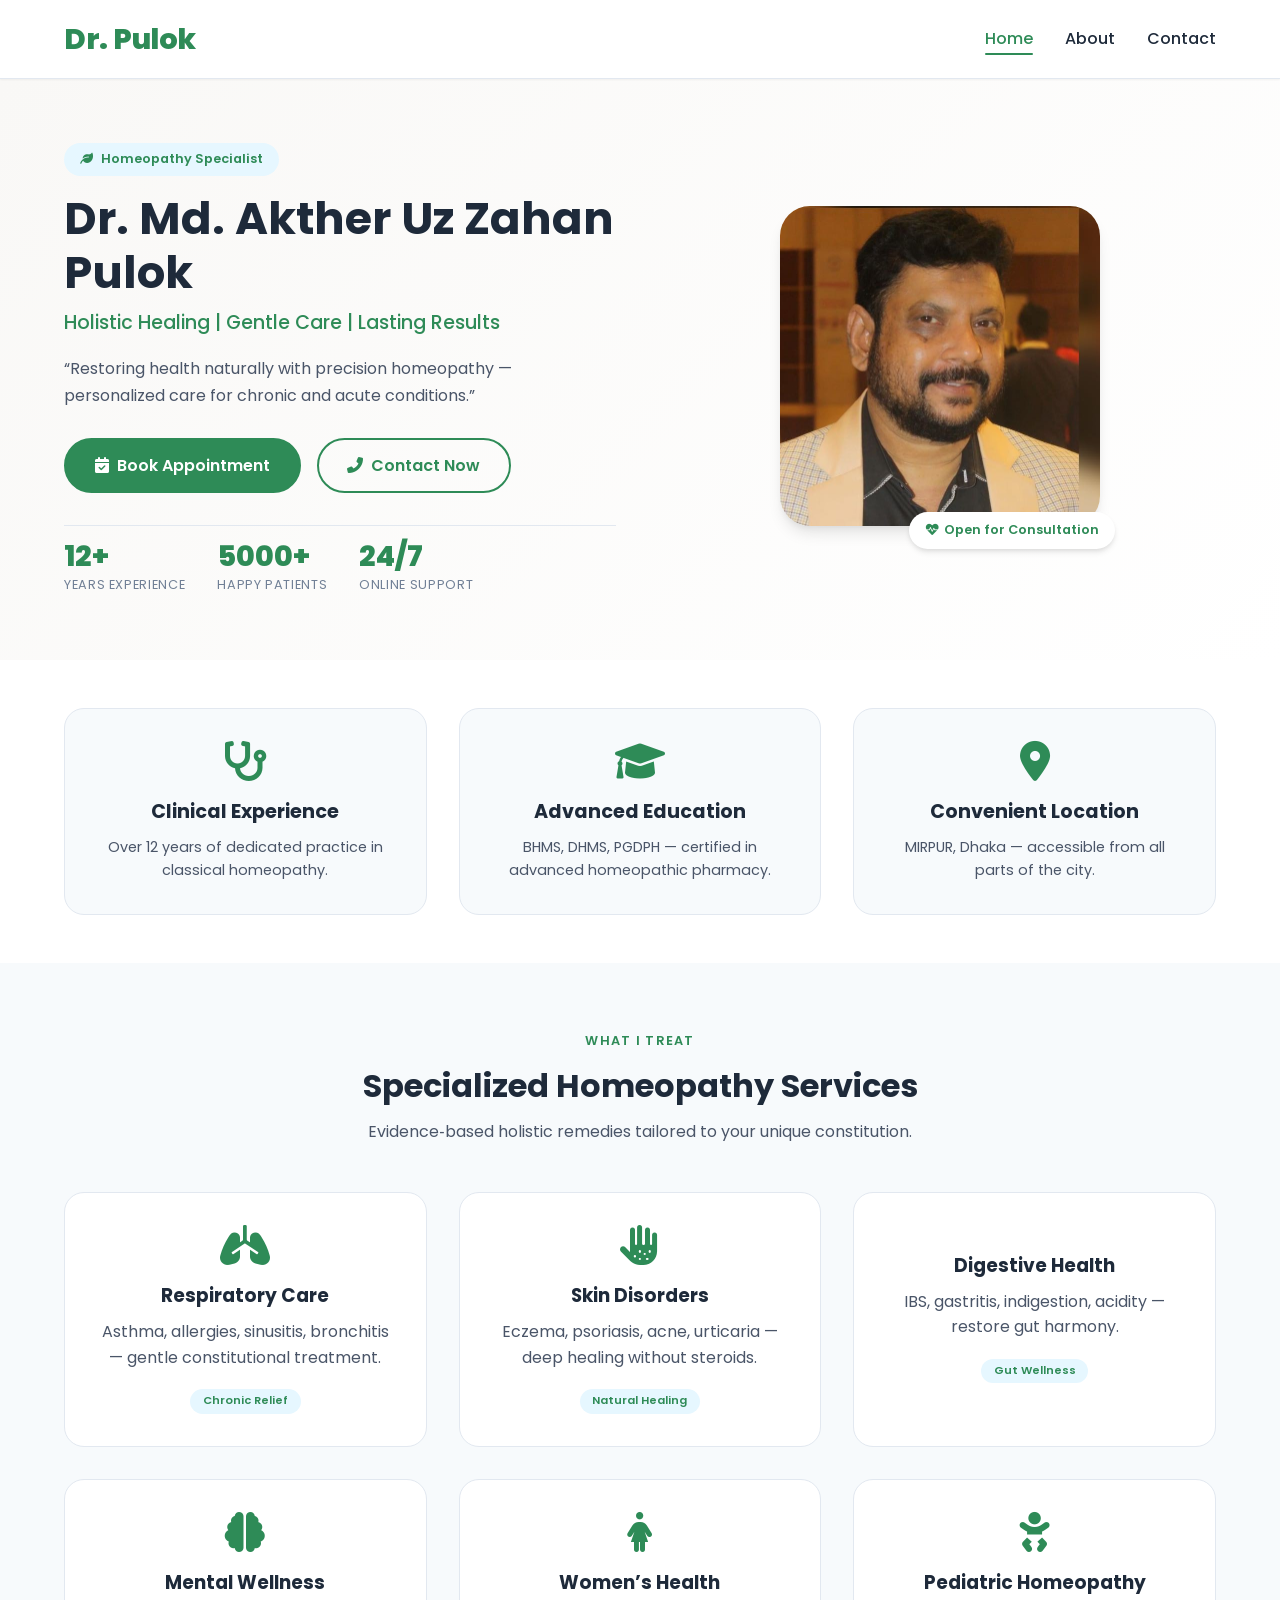
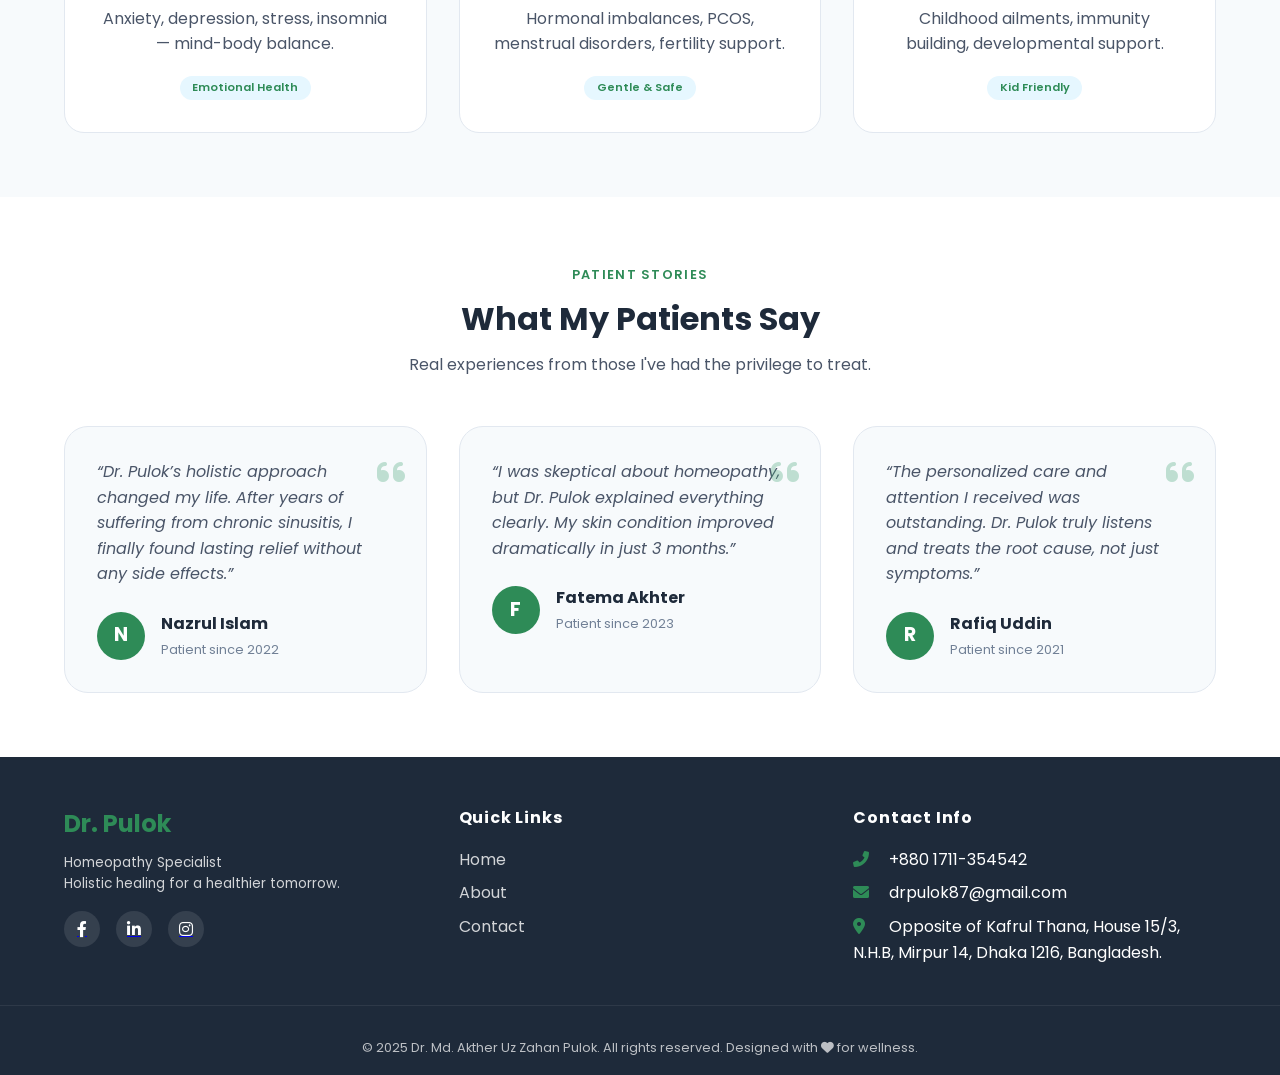
<file: index.html>
<!-- ==================== index.html ==================== -->
<!DOCTYPE html>
<html lang="en">
<head>
    <meta charset="UTF-8">
    <meta name="viewport" content="width=device-width, initial-scale=1.0, viewport-fit=cover">
    <meta name="description" content="Dr. Md. Akther Uz Zahan Pulok - Homeopathy Specialist in Dhaka. Expert in holistic healing, chronic disease management, and personalized homeopathic care.">
    <meta name="keywords" content="Homeopathy Doctor, Homeopathic Treatment, Dhaka Homeopathy, Dr. Pulok, Holistic Healer">
    <meta name="author" content="Dr. Md. Akther Uz Zahan Pulok">
    <title>Dr. Pulok | Homeopathy Specialist</title>
    <link rel="preconnect" href="https://fonts.googleapis.com">
    <link rel="preconnect" href="https://fonts.gstatic.com" crossorigin>
    <link href="https://fonts.googleapis.com/css2?family=Poppins:wght@300;400;500;600;700;800&display=swap" rel="stylesheet">
    <link rel="stylesheet" href="https://cdnjs.cloudflare.com/ajax/libs/font-awesome/6.0.0-beta3/css/all.min.css">
    <link rel="stylesheet" href="style.css">
    <style>
        /* Additional inline styles for home page specific animations (could be in style.css, but for clarity) */
        .hero .btn {
            transition: all 0.3s cubic-bezier(0.2, 0.9, 0.4, 1.1);
        }
        .hero .btn:hover {
            transform: translateY(-3px);
            box-shadow: 0 12px 28px rgba(46,139,87,0.25);
        }
        .info-card, .service-card {
            transition: all 0.3s ease;
        }
        .info-card:hover, .service-card:hover {
            transform: translateY(-8px);
            box-shadow: 0 20px 30px -12px rgba(0,0,0,0.1);
        }
    </style>
</head>
<body>
    <nav class="navbar sticky-nav">
        <div class="container nav-container">
            <div class="logo">
                <a href="index.html">Dr. Pulok</a>
            </div>
            <ul class="nav-menu">
                <li><a href="index.html" class="active">Home</a></li>
                <li><a href="about.html">About</a></li>
                <li><a href="contact.html">Contact</a></li>
            </ul>
            <div class="hamburger">
                <i class="fas fa-bars"></i>
            </div>
        </div>
    </nav>

    <main>
        <!-- Hero Section -->
        <section class="hero">
            <div class="container hero-grid">
                <div class="hero-content">
                    <div class="hero-badge">
                        <i class="fas fa-leaf"></i> Homeopathy Specialist
                    </div>
                    <h1>Dr. Md. Akther Uz Zahan Pulok</h1>
                    <p class="tagline">Holistic Healing | Gentle Care | Lasting Results</p>
                    <p class="hero-desc">
                        “Restoring health naturally with precision homeopathy — personalized care for chronic and acute conditions.”
                    </p>
                    <div class="hero-buttons">
                        <a href="contact.html" class="btn btn-primary"><i class="fas fa-calendar-check"></i> Book Appointment</a>
                        <a href="contact.html" class="btn btn-outline"><i class="fas fa-phone-alt"></i> Contact Now</a>
                    </div>
                    <div class="hero-stats">
                        <div class="stat">
                            <span class="stat-number">12+</span>
                            <span class="stat-label">Years Experience</span>
                        </div>
                        <div class="stat">
                            <span class="stat-number">5000+</span>
                            <span class="stat-label">Happy Patients</span>
                        </div>
                        <div class="stat">
                            <span class="stat-number">24/7</span>
                            <span class="stat-label">Online Support</span>
                        </div>
                    </div>
                </div>
                <div class="hero-image">
                    <div class="image-wrapper">
                        <img src="assets/images/doctor.jpg" alt="Dr. Md. Akther Uz Zahan Pulok - Homeopathy Specialist">
                        <div class="floating-badge">
                            <i class="fas fa-heartbeat"></i> Open for Consultation
                        </div>
                    </div>
                </div>
            </div>
        </section>

        <!-- Quick Info Cards -->
        <section class="quick-info">
            <div class="container">
                <div class="cards-grid">
                    <div class="info-card">
                        <div class="card-icon"><i class="fas fa-stethoscope"></i></div>
                        <h3>Clinical Experience</h3>
                        <p>Over 12 years of dedicated practice in classical homeopathy.</p>
                    </div>
                    <div class="info-card">
                        <div class="card-icon"><i class="fas fa-graduation-cap"></i></div>
                        <h3>Advanced Education</h3>
                        <p>BHMS, DHMS, PGDPH — certified in advanced homeopathic pharmacy.</p>
                    </div>
                    <div class="info-card">
                        <div class="card-icon"><i class="fas fa-map-marker-alt"></i></div>
                        <h3>Convenient Location</h3>
                        <p>MIRPUR, Dhaka — accessible from all parts of the city.</p>
                    </div>
                </div>
            </div>
        </section>

        <!-- Services Section -->
        <section class="services">
            <div class="container">
                <div class="section-header">
                    <div class="section-eyebrow">What I Treat</div>
                    <h2>Specialized Homeopathy Services</h2>
                    <p>Evidence‑based holistic remedies tailored to your unique constitution.</p>
                </div>
                <div class="services-grid">
                    <div class="service-card">
                        <i class="fas fa-lungs"></i>
                        <h3>Respiratory Care</h3>
                        <p>Asthma, allergies, sinusitis, bronchitis — gentle constitutional treatment.</p>
                        <span class="service-tag">Chronic Relief</span>
                    </div>
                    <div class="service-card">
                        <i class="fas fa-allergies"></i>
                        <h3>Skin Disorders</h3>
                        <p>Eczema, psoriasis, acne, urticaria — deep healing without steroids.</p>
                        <span class="service-tag">Natural Healing</span>
                    </div>
                    <div class="service-card">
                        <i class="fas fa-stomach"></i>
                        <h3>Digestive Health</h3>
                        <p>IBS, gastritis, indigestion, acidity — restore gut harmony.</p>
                        <span class="service-tag">Gut Wellness</span>
                    </div>
                    <div class="service-card">
                        <i class="fas fa-brain"></i>
                        <h3>Mental Wellness</h3>
                        <p>Anxiety, depression, stress, insomnia — mind-body balance.</p>
                        <span class="service-tag">Emotional Health</span>
                    </div>
                    <div class="service-card">
                        <i class="fas fa-female"></i>
                        <h3>Women’s Health</h3>
                        <p>Hormonal imbalances, PCOS, menstrual disorders, fertility support.</p>
                        <span class="service-tag">Gentle & Safe</span>
                    </div>
                    <div class="service-card">
                        <i class="fas fa-baby"></i>
                        <h3>Pediatric Homeopathy</h3>
                        <p>Childhood ailments, immunity building, developmental support.</p>
                        <span class="service-tag">Kid Friendly</span>
                    </div>
                </div>
            </div>
        </section>

        <!-- Testimonials Section (Optional) -->
        <section class="testimonials">
            <div class="container">
                <div class="section-header">
                    <div class="section-eyebrow">Patient Stories</div>
                    <h2>What My Patients Say</h2>
                    <p>Real experiences from those I've had the privilege to treat.</p>
                </div>
                <div class="testimonials-grid">
                    <div class="testimonial-card">
                        <div class="quote-icon"><i class="fas fa-quote-left"></i></div>
                        <p class="testimonial-text">“Dr. Pulok’s holistic approach changed my life. After years of suffering from chronic sinusitis, I finally found lasting relief without any side effects.”</p>
                        <div class="testimonial-author">
                            <div class="author-avatar">N</div>
                            <div class="author-info">
                                <h4>Nazrul Islam</h4>
                                <p>Patient since 2022</p>
                            </div>
                        </div>
                    </div>
                    <div class="testimonial-card">
                        <div class="quote-icon"><i class="fas fa-quote-left"></i></div>
                        <p class="testimonial-text">“I was skeptical about homeopathy, but Dr. Pulok explained everything clearly. My skin condition improved dramatically in just 3 months.”</p>
                        <div class="testimonial-author">
                            <div class="author-avatar">F</div>
                            <div class="author-info">
                                <h4>Fatema Akhter</h4>
                                <p>Patient since 2023</p>
                            </div>
                        </div>
                    </div>
                    <div class="testimonial-card">
                        <div class="quote-icon"><i class="fas fa-quote-left"></i></div>
                        <p class="testimonial-text">“The personalized care and attention I received was outstanding. Dr. Pulok truly listens and treats the root cause, not just symptoms.”</p>
                        <div class="testimonial-author">
                            <div class="author-avatar">R</div>
                            <div class="author-info">
                                <h4>Rafiq Uddin</h4>
                                <p>Patient since 2021</p>
                            </div>
                        </div>
                    </div>
                </div>
            </div>
        </section>
    </main>

    <footer>
        <div class="container footer-grid">
            <div class="footer-brand">
                <h3>Dr. Pulok</h3>
                <p>Homeopathy Specialist<br>Holistic healing for a healthier tomorrow.</p>
                <div class="social-links">
                    <a href="#"><i class="fab fa-facebook-f"></i></a>
                    <a href="#"><i class="fab fa-linkedin-in"></i></a>
                    <a href="#"><i class="fab fa-instagram"></i></a>
                </div>
            </div>
            <div class="footer-links">
                <h4>Quick Links</h4>
                <ul>
                    <li><a href="index.html">Home</a></li>
                    <li><a href="about.html">About</a></li>
                    <li><a href="contact.html">Contact</a></li>
                </ul>
            </div>
            <div class="footer-contact">
                <h4>Contact Info</h4>
                <ul>
                    <li><i class="fas fa-phone-alt"></i> +880 1711-354542</li>
                    <li><i class="fas fa-envelope"></i> drpulok87@gmail.com </li>
                    <li><i class="fas fa-map-marker-alt"></i>  Opposite of Kafrul Thana, House 15/3, N.H.B, Mirpur 14, Dhaka 1216, Bangladesh.</li>
                </ul>
            </div>
        </div>
        <div class="footer-bottom">
            <p>&copy; 2025 Dr. Md. Akther Uz Zahan Pulok. All rights reserved. Designed with <i class="fas fa-heart"></i> for wellness.</p>
        </div>
    </footer>

    <script src="script.js"></script>
</body>
</html>
</file>
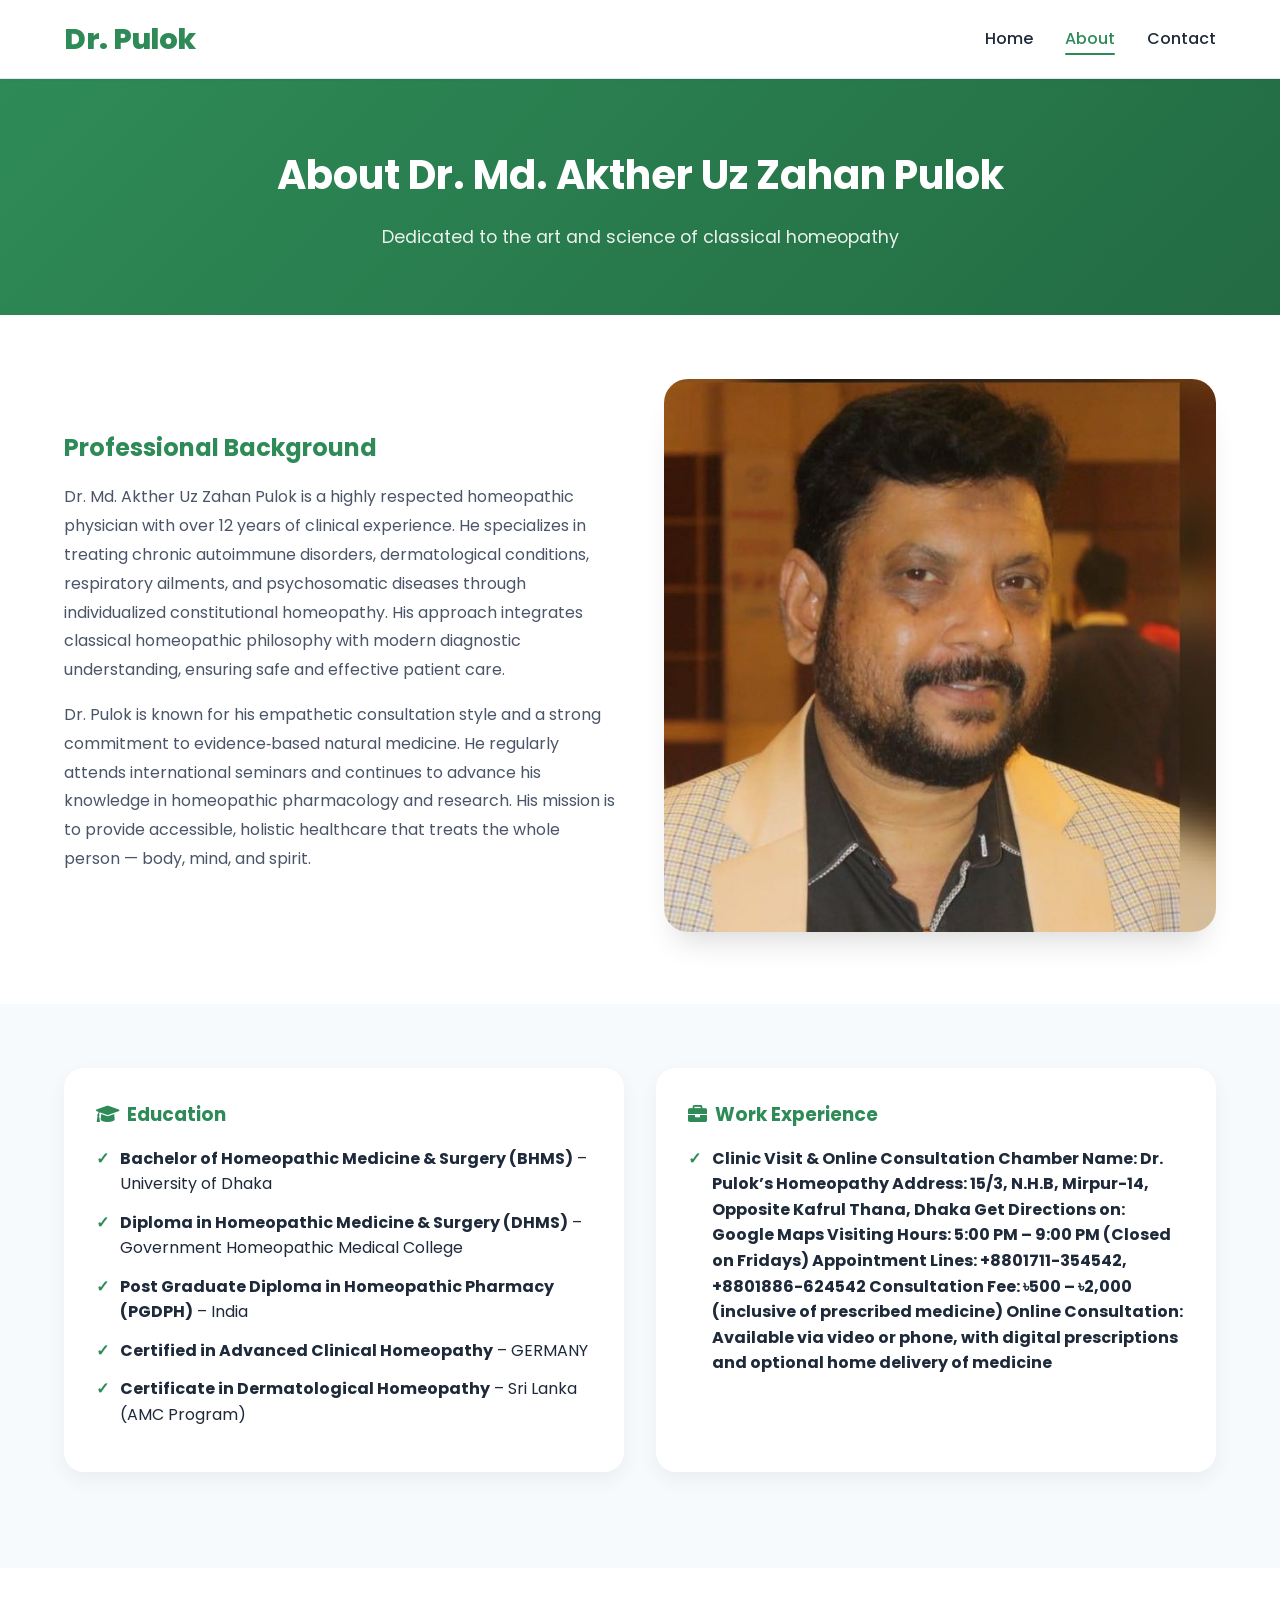
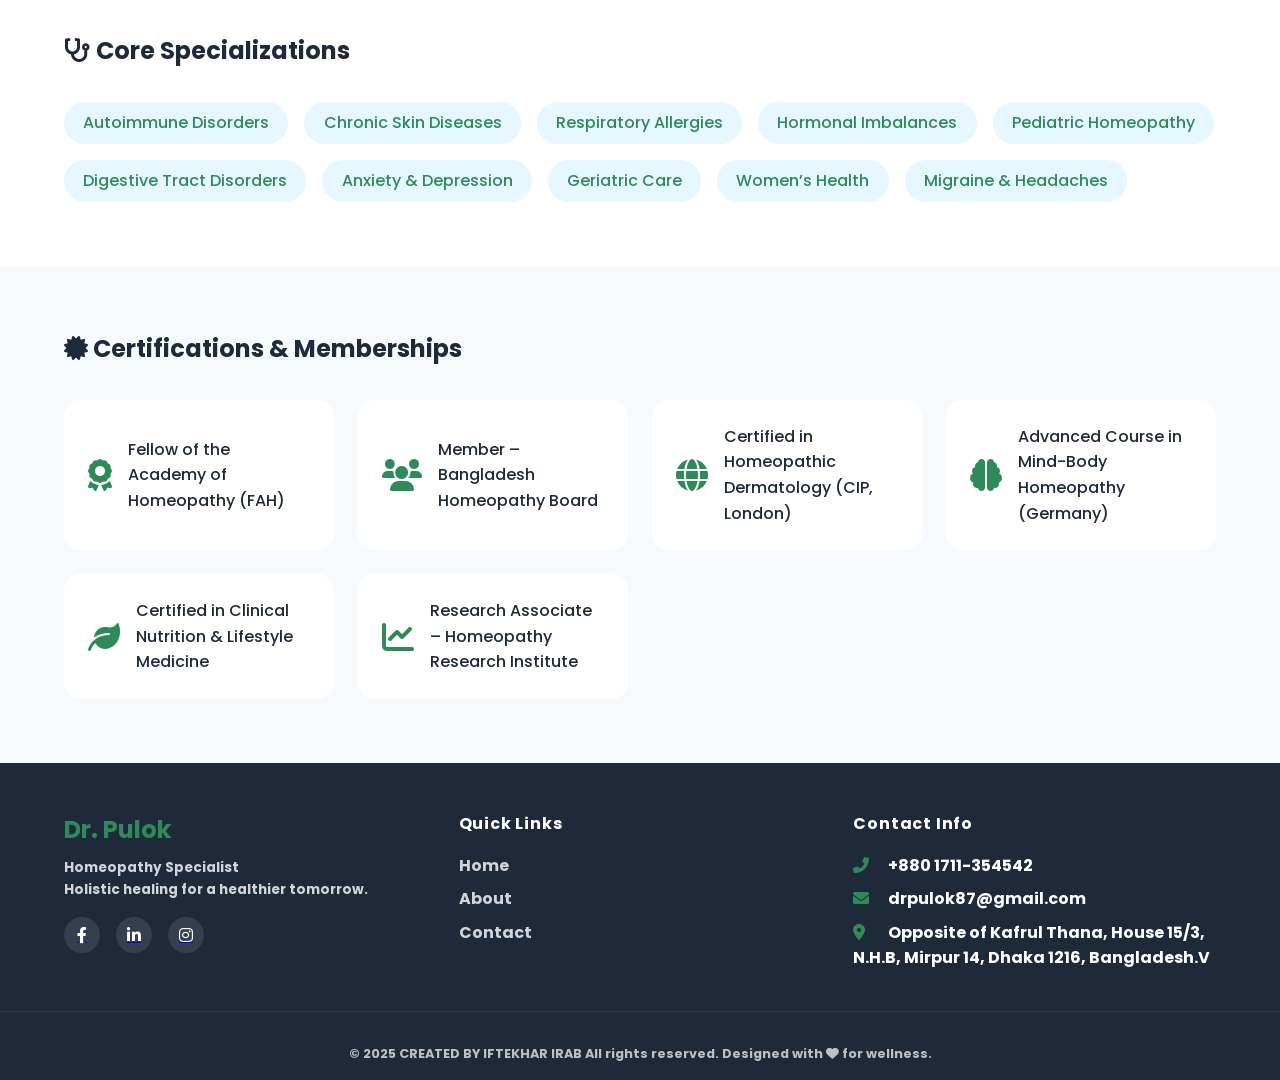
<file: about.html>
<!-- ==================== about.html ==================== -->
<!DOCTYPE html>
<html lang="en">
<head>
    <meta charset="UTF-8">
    <meta name="viewport" content="width=device-width, initial-scale=1.0">
    <meta name="description" content="About Dr. Md. Akther Uz Zahan Pulok - qualifications, experience, and specializations in homeopathy.">
    <title>About Dr. Pulok | Homeopathy Specialist</title>
    <link href="https://fonts.googleapis.com/css2?family=Poppins:wght@300;400;500;600;700;800&display=swap" rel="stylesheet">
    <link rel="stylesheet" href="https://cdnjs.cloudflare.com/ajax/libs/font-awesome/6.0.0-beta3/css/all.min.css">
    <link rel="stylesheet" href="style.css">
    <style>
        .about-hero {
            background: linear-gradient(135deg, #2E8B57 0%, #236B43 100%);
            color: white;
            padding: 4rem 0;
            text-align: center;
        }
        .about-hero h1 { font-size: 2.5rem; margin-bottom: 1rem; }
        .about-hero p { font-size: 1.1rem; opacity: 0.9; max-width: 600px; margin: 0 auto; }
        .bio-section {
            padding: 4rem 0;
        }
        .bio-grid {
            display: grid;
            grid-template-columns: 1fr 1fr;
            gap: 3rem;
            align-items: center;
        }
        .bio-text h2 { color: var(--primary); margin-bottom: 1rem; }
        .bio-text p { margin-bottom: 1rem; line-height: 1.8; color: var(--ink-2); }
        .bio-image img {
            width: 100%;
            border-radius: 24px;
            box-shadow: 0 20px 30px -12px rgba(0,0,0,0.15);
        }
        .qualifications {
            background: var(--gray-light);
            padding: 4rem 0;
        }
        .qual-grid {
            display: grid;
            grid-template-columns: repeat(2, 1fr);
            gap: 2rem;
        }
        .qual-card {
            background: white;
            border-radius: 20px;
            padding: 2rem;
            box-shadow: 0 8px 20px rgba(0,0,0,0.05);
            transition: all 0.3s;
        }
        .qual-card:hover { transform: translateY(-5px); box-shadow: 0 15px 30px rgba(0,0,0,0.1); }
        .qual-card h3 { color: var(--primary); margin-bottom: 1rem; display: flex; align-items: center; gap: 0.5rem; }
        .qual-card ul { list-style: none; padding-left: 0; }
        .qual-card li { margin-bottom: 0.8rem; padding-left: 1.5rem; position: relative; }
        .qual-card li:before { content: "✓"; color: var(--primary); position: absolute; left: 0; font-weight: bold; }
        .specialties {
            padding: 4rem 0;
        }
        .spec-list {
            display: flex;
            flex-wrap: wrap;
            gap: 1rem;
            margin-top: 2rem;
        }
        .spec-tag {
            background: var(--accent);
            color: var(--primary);
            padding: 0.5rem 1.2rem;
            border-radius: 40px;
            font-weight: 500;
            transition: all 0.3s;
        }
        .spec-tag:hover { background: var(--primary); color: white; transform: translateY(-2px); }
        .certifications {
            background: var(--gray-light);
            padding: 4rem 0;
        }
        .cert-grid {
            display: grid;
            grid-template-columns: repeat(auto-fill, minmax(250px, 1fr));
            gap: 1.5rem;
            margin-top: 2rem;
        }
        .cert-item {
            background: white;
            padding: 1.5rem;
            border-radius: 16px;
            display: flex;
            align-items: center;
            gap: 1rem;
            transition: all 0.3s;
        }
        .cert-item i { font-size: 2rem; color: var(--primary); }
        .cert-item p { margin: 0; font-weight: 500; }
        @media (max-width: 768px) {
            .bio-grid, .qual-grid { grid-template-columns: 1fr; }
        }
    </style>
</head>
<body>
    <nav class="navbar sticky-nav">
        <div class="container nav-container">
            <div class="logo"><a href="index.html">Dr. Pulok</a></div>
            <ul class="nav-menu">
                <li><a href="index.html">Home</a></li>
                <li><a href="about.html" class="active">About</a></li>
                <li><a href="contact.html">Contact</a></li>
            </ul>
            <div class="hamburger"><i class="fas fa-bars"></i></div>
        </div>
    </nav>

    <main>
        <section class="about-hero">
            <div class="container">
                <h1>About Dr. Md. Akther Uz Zahan Pulok</h1>
                <p>Dedicated to the art and science of classical homeopathy</p>
            </div>
        </section>

        <section class="bio-section">
            <div class="container bio-grid">
                <div class="bio-text">
                    <h2>Professional Background</h2>
                    <p>Dr. Md. Akther Uz Zahan Pulok is a highly respected homeopathic physician with over 12 years of clinical experience. He specializes in treating chronic autoimmune disorders, dermatological conditions, respiratory ailments, and psychosomatic diseases through individualized constitutional homeopathy. His approach integrates classical homeopathic philosophy with modern diagnostic understanding, ensuring safe and effective patient care.</p>
                    <p>Dr. Pulok is known for his empathetic consultation style and a strong commitment to evidence‑based natural medicine. He regularly attends international seminars and continues to advance his knowledge in homeopathic pharmacology and research. His mission is to provide accessible, holistic healthcare that treats the whole person — body, mind, and spirit.</p>
                </div>
                <div class="bio-image">
                    <img src="assets/images/doctor.jpg" alt="Dr. Pulok in consultation">
                </div>
            </div>
        </section>

        <section class="qualifications">
            <div class="container">
                <div class="qual-grid">
                    <div class="qual-card">
                        <h3><i class="fas fa-graduation-cap"></i> Education</h3>
                        <ul>
                            <li><strong>Bachelor of Homeopathic Medicine & Surgery (BHMS)</strong> – University of Dhaka</li>
                            <li><strong>Diploma in Homeopathic Medicine & Surgery (DHMS)</strong> – Government Homeopathic Medical College</li>
                            <li><strong>Post Graduate Diploma in Homeopathic Pharmacy (PGDPH)</strong> – India</li>
                            <li><strong>Certified in Advanced Clinical Homeopathy</strong> – GERMANY</li>
                            <li><strong>Certificate in Dermatological Homeopathy</strong> – Sri Lanka (AMC Program)</li>
                        </ul>
                    </div>
                    <div class="qual-card">
                        <h3><i class="fas fa-briefcase"></i> Work Experience</h3>
                        <ul>
                            <li><strong>Clinic Visit & Online Consultation
Chamber Name: Dr. Pulok’s Homeopathy
Address: 15/3, N.H.B, Mirpur-14, Opposite Kafrul Thana, Dhaka
Get Directions on: Google Maps
Visiting Hours: 5:00 PM – 9:00 PM (Closed on Fridays)
Appointment Lines: +8801711-354542, +8801886-624542
Consultation Fee: ৳500 – ৳2,000 (inclusive of prescribed medicine)
Online Consultation: Available via video or phone, with digital prescriptions and optional home delivery of medicine</li>
                        </ul>
                    </div>
                </div>
            </div>
        </section>

        <section class="specialties">
            <div class="container">
                <h2><i class="fas fa-stethoscope"></i> Core Specializations</h2>
                <div class="spec-list">
                    <span class="spec-tag">Autoimmune Disorders</span>
                    <span class="spec-tag">Chronic Skin Diseases</span>
                    <span class="spec-tag">Respiratory Allergies</span>
                    <span class="spec-tag">Hormonal Imbalances</span>
                    <span class="spec-tag">Pediatric Homeopathy</span>
                    <span class="spec-tag">Digestive Tract Disorders</span>
                    <span class="spec-tag">Anxiety & Depression</span>
                    <span class="spec-tag">Geriatric Care</span>
                    <span class="spec-tag">Women’s Health</span>
                    <span class="spec-tag">Migraine & Headaches</span>
                </div>
            </div>
        </section>

        <section class="certifications">
            <div class="container">
                <h2><i class="fas fa-certificate"></i> Certifications & Memberships</h2>
                <div class="cert-grid">
                    <div class="cert-item"><i class="fas fa-award"></i><p>Fellow of the Academy of Homeopathy (FAH)</p></div>
                    <div class="cert-item"><i class="fas fa-users"></i><p>Member – Bangladesh Homeopathy Board</p></div>
                    <div class="cert-item"><i class="fas fa-globe"></i><p>Certified in Homeopathic Dermatology (CIP, London)</p></div>
                    <div class="cert-item"><i class="fas fa-brain"></i><p>Advanced Course in Mind-Body Homeopathy (Germany)</p></div>
                    <div class="cert-item"><i class="fas fa-leaf"></i><p>Certified in Clinical Nutrition & Lifestyle Medicine</p></div>
                    <div class="cert-item"><i class="fas fa-chart-line"></i><p>Research Associate – Homeopathy Research Institute</p></div>
                </div>
            </div>
        </section>
    </main>

    <footer>
        <div class="container footer-grid">
            <div class="footer-brand">
                <h3>Dr. Pulok</h3>
                <p>Homeopathy Specialist<br>Holistic healing for a healthier tomorrow.</p>
                <div class="social-links">
                    <a href="#"><i class="fab fa-facebook-f"></i></a>
                    <a href="#"><i class="fab fa-linkedin-in"></i></a>
                    <a href="#"><i class="fab fa-instagram"></i></a>
                </div>
            </div>
            <div class="footer-links">
                <h4>Quick Links</h4>
                <ul>
                    <li><a href="index.html">Home</a></li>
                    <li><a href="about.html">About</a></li>
                    <li><a href="contact.html">Contact</a></li>
                </ul>
            </div>
            <div class="footer-contact">
                <h4>Contact Info</h4>
                <ul>
                    <li><i class="fas fa-phone-alt"></i> +880 1711-354542</li>
                    <li><i class="fas fa-envelope"></i>  drpulok87@gmail.com </li>
                    <li><i class="fas fa-map-marker-alt"></i> Opposite of Kafrul Thana, House 15/3, N.H.B, Mirpur 14, Dhaka 1216, Bangladesh.V</li>
                </ul>
            </div>
        </div>
        <div class="footer-bottom">
            <p>&copy; 2025 CREATED BY IFTEKHAR IRAB All rights reserved. Designed with <i class="fas fa-heart"></i> for wellness.</p>
        </div>
    </footer>

    <script src="script.js"></script>
</body>
</html>
</file>
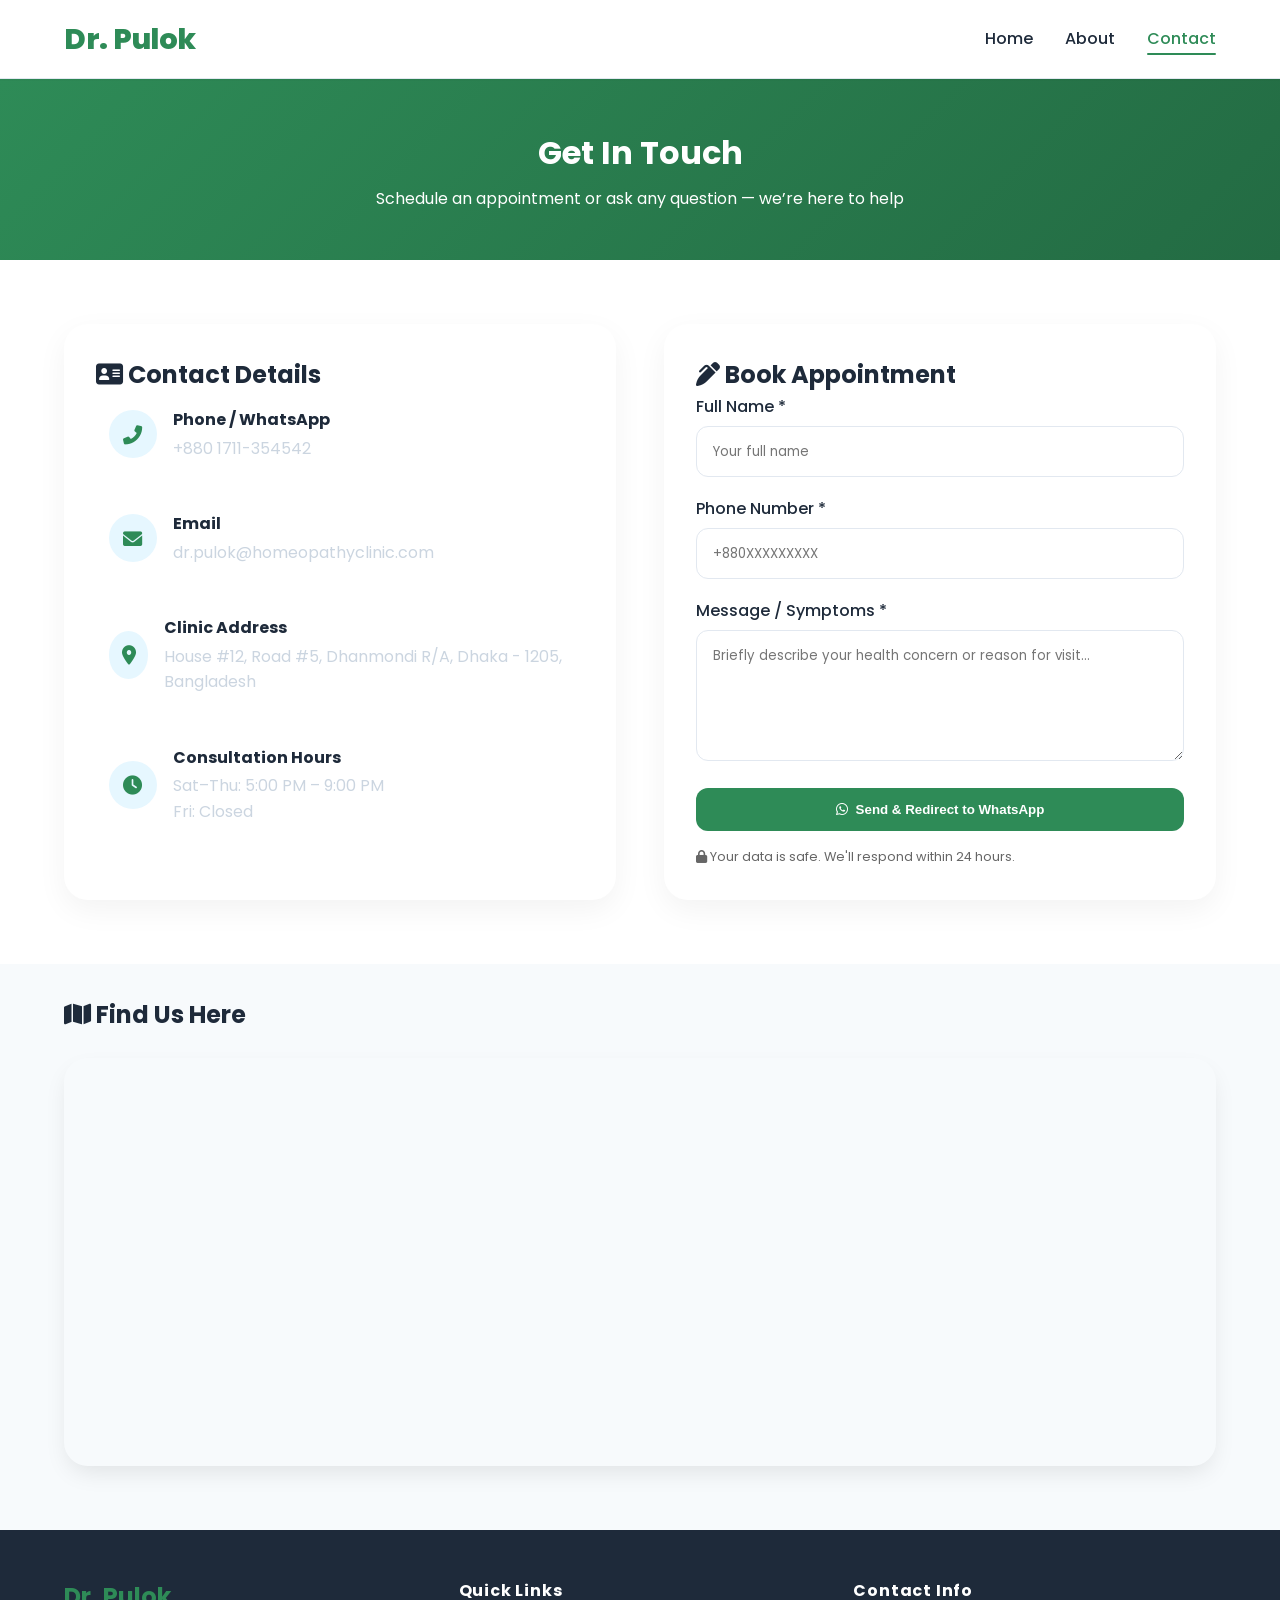
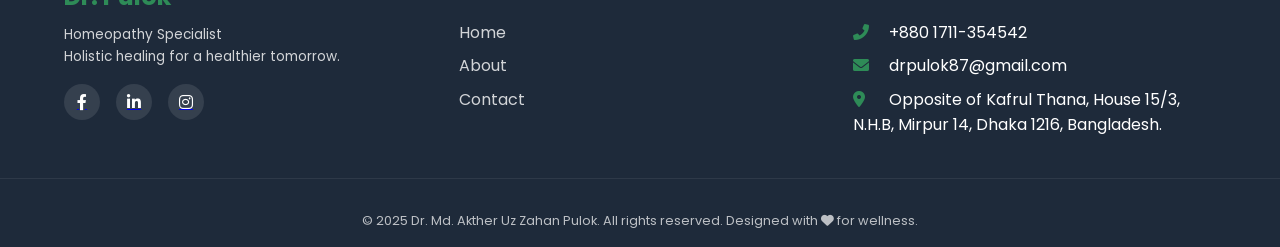
<file: contact.html>
<!-- ==================== contact.html ==================== -->
<!DOCTYPE html>
<html lang="en">
<head>
    <meta charset="UTF-8">
    <meta name="viewport" content="width=device-width, initial-scale=1.0">
    <meta name="description" content="Contact Dr. Md. Akther Uz Zahan Pulok – book appointment, clinic location, and WhatsApp consultation.">
    <title>Contact | Dr. Pulok Homeopathy</title>
    <link href="https://fonts.googleapis.com/css2?family=Poppins:wght@300;400;500;600;700;800&display=swap" rel="stylesheet">
    <link rel="stylesheet" href="https://cdnjs.cloudflare.com/ajax/libs/font-awesome/6.0.0-beta3/css/all.min.css">
    <link rel="stylesheet" href="style.css">
    <style>
        .contact-hero {
            background: linear-gradient(135deg, #2E8B57 0%, #236B43 100%);
            color: white;
            padding: 3rem 0;
            text-align: center;
        }
        .contact-hero h1 { font-size: 2rem; margin-bottom: 0.5rem; }
        .contact-section {
            padding: 4rem 0;
        }
        .contact-grid {
            display: grid;
            grid-template-columns: 1fr 1fr;
            gap: 3rem;
        }
        .contact-info-card, .contact-form-card {
            background: white;
            border-radius: 24px;
            padding: 2rem;
            box-shadow: 0 10px 30px rgba(0,0,0,0.05);
            transition: all 0.3s;
        }
        .contact-info-card:hover, .contact-form-card:hover {
            transform: translateY(-5px);
            box-shadow: 0 20px 40px rgba(0,0,0,0.1);
        }
        .info-item {
            display: flex;
            align-items: center;
            gap: 1rem;
            margin-bottom: 1.5rem;
            padding: 0.8rem;
            border-radius: 16px;
            transition: all 0.3s;
        }
        .info-item:hover { background: var(--accent); transform: translateX(5px); }
        .info-icon {
            width: 48px;
            height: 48px;
            background: var(--accent);
            border-radius: 50%;
            display: flex;
            align-items: center;
            justify-content: center;
            color: var(--primary);
            font-size: 1.2rem;
        }
        .info-text h4 { margin-bottom: 0.2rem; color: var(--dark); }
        .info-text p { color: var(--gray); margin: 0; }
        .contact-form-card form .form-group {
            margin-bottom: 1.2rem;
        }
        .contact-form-card label {
            display: block;
            font-weight: 500;
            margin-bottom: 0.4rem;
            color: var(--dark);
        }
        .contact-form-card input, .contact-form-card textarea, .contact-form-card select {
            width: 100%;
            padding: 0.9rem 1rem;
            border: 1px solid #e2e8f0;
            border-radius: 12px;
            font-family: inherit;
            transition: all 0.3s;
        }
        .contact-form-card input:focus, .contact-form-card textarea:focus, .contact-form-card select:focus {
            outline: none;
            border-color: var(--primary);
            box-shadow: 0 0 0 3px rgba(46,139,87,0.1);
        }
        .submit-btn {
            background: var(--primary);
            color: white;
            border: none;
            padding: 0.9rem;
            border-radius: 12px;
            font-weight: 600;
            width: 100%;
            cursor: pointer;
            transition: all 0.3s;
            display: flex;
            align-items: center;
            justify-content: center;
            gap: 0.5rem;
        }
        .submit-btn:hover {
            background: var(--primary-dark);
            transform: translateY(-2px);
            box-shadow: 0 6px 14px rgba(46,139,87,0.3);
        }
        .map-section {
            padding: 2rem 0 4rem;
            background: var(--gray-light);
        }
        .map-container {
            border-radius: 24px;
            overflow: hidden;
            box-shadow: 0 10px 25px -5px rgba(0,0,0,0.1);
            margin-top: 1.5rem;
        }
        @media (max-width: 768px) {
            .contact-grid { grid-template-columns: 1fr; }
        }
    </style>
</head>
<body>
    <nav class="navbar sticky-nav">
        <div class="container nav-container">
            <div class="logo"><a href="index.html">Dr. Pulok</a></div>
            <ul class="nav-menu">
                <li><a href="index.html">Home</a></li>
                <li><a href="about.html">About</a></li>
                <li><a href="contact.html" class="active">Contact</a></li>
            </ul>
            <div class="hamburger"><i class="fas fa-bars"></i></div>
        </div>
    </nav>

    <main>
        <section class="contact-hero">
            <div class="container">
                <h1>Get In Touch</h1>
                <p>Schedule an appointment or ask any question — we’re here to help</p>
            </div>
        </section>

        <section class="contact-section">
            <div class="container contact-grid">
                <div class="contact-info-card">
                    <h2><i class="fas fa-address-card"></i> Contact Details</h2>
                    <div class="info-item">
                        <div class="info-icon"><i class="fas fa-phone-alt"></i></div>
                        <div class="info-text">
                            <h4>Phone / WhatsApp</h4>
                            <p>+880 1711-354542</p>
                        </div>
                    </div>
                    <div class="info-item">
                        <div class="info-icon"><i class="fas fa-envelope"></i></div>
                        <div class="info-text">
                            <h4>Email</h4>
                            <p>dr.pulok@homeopathyclinic.com</p>
                        </div>
                    </div>
                    <div class="info-item">
                        <div class="info-icon"><i class="fas fa-map-marker-alt"></i></div>
                        <div class="info-text">
                            <h4>Clinic Address</h4>
                            <p>House #12, Road #5, Dhanmondi R/A, Dhaka - 1205, Bangladesh</p>
                        </div>
                    </div>
                    <div class="info-item">
                        <div class="info-icon"><i class="fas fa-clock"></i></div>
                        <div class="info-text">
                            <h4>Consultation Hours</h4>
                            <p>Sat–Thu: 5:00 PM – 9:00 PM<br>Fri: Closed</p>
                        </div>
                    </div>
                </div>

                <div class="contact-form-card">
                    <h2><i class="fas fa-pen-alt"></i> Book Appointment</h2>
                    <form id="appointmentForm">
                        <div class="form-group">
                            <label for="name">Full Name *</label>
                            <input type="text" id="name" name="name" required placeholder="Your full name">
                        </div>
                        <div class="form-group">
                            <label for="phone">Phone Number *</label>
                            <input type="tel" id="phone" name="phone" required placeholder="+880XXXXXXXXX">
                        </div>
                        <div class="form-group">
                            <label for="message">Message / Symptoms *</label>
                            <textarea id="message" name="message" rows="5" required placeholder="Briefly describe your health concern or reason for visit..."></textarea>
                        </div>
                        <button type="submit" class="submit-btn"><i class="fab fa-whatsapp"></i> Send & Redirect to WhatsApp</button>
                    </form>
                    <p style="font-size: 0.8rem; margin-top: 1rem; color: #666;"><i class="fas fa-lock"></i> Your data is safe. We'll respond within 24 hours.</p>
                </div>
            </div>
        </section>

        <section class="map-section">
            <div class="container">
                <h2><i class="fas fa-map"></i> Find Us Here</h2>
                <div class="map-container">
                    <iframe src="https://www.google.com/maps/embed?pb=!1m18!1m12!1m3!1d3652.348128497013!2d90.37759531537658!3d23.7529171846184!2m3!1f0!2f0!3f0!3m2!1i1024!2i768!4f13.1!3m3!1m2!1s0x3755b8b3a1b0b0b1%3A0x3b0b0b0b0b0b0b!2sDhanmondi%2C%20Dhaka!5e0!3m2!1sen!2sbd!4v1650000000000!5m2!1sen!2sbd" width="100%" height="400" style="border:0;" allowfullscreen="" loading="lazy"></iframe>
                </div>
            </div>
        </section>
    </main>

    <footer>
        <div class="container footer-grid">
            <div class="footer-brand">
                <h3>Dr. Pulok</h3>
                <p>Homeopathy Specialist<br>Holistic healing for a healthier tomorrow.</p>
                <div class="social-links">
                    <a href="#"><i class="fab fa-facebook-f"></i></a>
                    <a href="#"><i class="fab fa-linkedin-in"></i></a>
                    <a href="#"><i class="fab fa-instagram"></i></a>
                </div>
            </div>
            <div class="footer-links">
                <h4>Quick Links</h4>
                <ul>
                    <li><a href="index.html">Home</a></li>
                    <li><a href="about.html">About</a></li>
                    <li><a href="contact.html">Contact</a></li>
                </ul>
            </div>
            <div class="footer-contact">
                <h4>Contact Info</h4>
                <ul>
                    <li><i class="fas fa-phone-alt"></i> +880 1711-354542</li>
                    <li><i class="fas fa-envelope"></i>  drpulok87@gmail.com </li>
                    <li><i class="fas fa-map-marker-alt"></i>  Opposite of Kafrul Thana, House 15/3, N.H.B, Mirpur 14, Dhaka 1216, Bangladesh.</li>
                </ul>
            </div>
        </div>
        <div class="footer-bottom">
            <p>&copy; 2025 Dr. Md. Akther Uz Zahan Pulok. All rights reserved. Designed with <i class="fas fa-heart"></i> for wellness.</p>
        </div>
    </footer>

    <script src="script.js"></script>
</body>
</html>
</file>
<file: style.css>
/* ==================== style.css ==================== */
:root {
    --primary: #2E8B57;
    --primary-dark: #236B43;
    --primary-light: #3CA06F;
    --secondary: #FFFFFF;
    --accent: #E6F7FF;
    --dark: #1E2A3A;
    --ink: #1E2A3A;
    --ink-2: #4A5568;
    --ink-3: #718096;
    --gray-light: #F7FAFC;
    --gray: #CBD5E0;
    --border: #E2E8F0;
    --shadow-sm: 0 1px 2px 0 rgba(0,0,0,0.05);
    --shadow-md: 0 4px 6px -1px rgba(0,0,0,0.1), 0 2px 4px -1px rgba(0,0,0,0.06);
    --shadow-lg: 0 10px 15px -3px rgba(0,0,0,0.1), 0 4px 6px -2px rgba(0,0,0,0.05);
    --radius: 12px;
    --radius-sm: 8px;
    --transition: all 0.3s cubic-bezier(0.2, 0.9, 0.4, 1.1);
}

* {
    margin: 0;
    padding: 0;
    box-sizing: border-box;
}

body {
    font-family: 'Poppins', sans-serif;
    color: var(--dark);
    background: var(--secondary);
    line-height: 1.6;
    overflow-x: hidden;
}

.container {
    width: 90%;
    max-width: 1200px;
    margin: 0 auto;
}

/* Animations */
@keyframes fadeUp {
    from { opacity: 0; transform: translateY(20px); }
    to { opacity: 1; transform: translateY(0); }
}

@keyframes slideIn {
    from { opacity: 0; transform: translateX(-20px); }
    to { opacity: 1; transform: translateX(0); }
}

@keyframes pulse {
    0% { transform: scale(1); opacity: 1; }
    50% { transform: scale(1.05); opacity: 0.8; }
    100% { transform: scale(1); opacity: 1; }
}

/* Navbar */
.navbar {
    background: rgba(255,255,255,0.98);
    backdrop-filter: blur(8px);
    box-shadow: var(--shadow-sm);
    position: sticky;
    top: 0;
    z-index: 1000;
    padding: 1rem 0;
    border-bottom: 1px solid var(--border);
}

.nav-container {
    display: flex;
    justify-content: space-between;
    align-items: center;
}

.logo a {
    font-size: 1.8rem;
    font-weight: 800;
    color: var(--primary);
    text-decoration: none;
    letter-spacing: -0.5px;
}

.nav-menu {
    display: flex;
    gap: 2rem;
    list-style: none;
}

.nav-menu a {
    text-decoration: none;
    font-weight: 500;
    color: var(--dark);
    transition: var(--transition);
    position: relative;
}

.nav-menu a:hover, .nav-menu a.active {
    color: var(--primary);
}

.nav-menu a.active::after {
    content: '';
    position: absolute;
    bottom: -5px;
    left: 0;
    width: 100%;
    height: 2px;
    background: var(--primary);
    border-radius: 2px;
}

.hamburger {
    display: none;
    font-size: 1.5rem;
    cursor: pointer;
}

/* Buttons */
.btn {
    display: inline-flex;
    align-items: center;
    gap: 0.5rem;
    padding: 0.8rem 1.8rem;
    border-radius: 40px;
    font-weight: 600;
    text-decoration: none;
    transition: var(--transition);
}

.btn-primary {
    background: var(--primary);
    color: white;
    border: 2px solid var(--primary);
}

.btn-primary:hover {
    background: var(--primary-dark);
    transform: translateY(-3px);
    box-shadow: 0 8px 20px rgba(46,139,87,0.3);
}

.btn-outline {
    border: 2px solid var(--primary);
    color: var(--primary);
    background: transparent;
}

.btn-outline:hover {
    background: var(--primary);
    color: white;
    transform: translateY(-3px);
}

/* Hero Section */
.hero {
    padding: 4rem 0;
    background: linear-gradient(135deg, #F9F8F6 0%, white 100%);
    position: relative;
    overflow: hidden;
}

.hero-grid {
    display: flex;
    align-items: center;
    gap: 3rem;
    flex-wrap: wrap;
}

.hero-content {
    flex: 1;
    animation: fadeUp 0.8s ease;
}

.hero-badge {
    display: inline-flex;
    align-items: center;
    gap: 0.5rem;
    background: var(--accent);
    color: var(--primary);
    padding: 0.4rem 1rem;
    border-radius: 40px;
    font-size: 0.8rem;
    font-weight: 600;
    margin-bottom: 1rem;
}

.hero-content h1 {
    font-size: 2.8rem;
    line-height: 1.2;
    color: var(--dark);
    margin-bottom: 0.5rem;
}

.tagline {
    font-size: 1.2rem;
    font-weight: 500;
    color: var(--primary);
    margin-bottom: 1rem;
}

.hero-desc {
    font-size: 1rem;
    color: var(--ink-2);
    margin-bottom: 1.8rem;
    line-height: 1.7;
}

.hero-buttons {
    display: flex;
    gap: 1rem;
    flex-wrap: wrap;
}

.hero-stats {
    display: flex;
    gap: 2rem;
    margin-top: 2rem;
    padding-top: 1rem;
    border-top: 1px solid var(--border);
}

.stat {
    text-align: left;
}

.stat-number {
    font-size: 1.8rem;
    font-weight: 800;
    color: var(--primary);
    display: block;
    line-height: 1;
}

.stat-label {
    font-size: 0.8rem;
    color: var(--ink-3);
    text-transform: uppercase;
    letter-spacing: 0.05em;
}

.hero-image {
    flex: 1;
    text-align: center;
}

.image-wrapper {
    position: relative;
    display: inline-block;
}

.hero-image img {
    max-width: 100%;
    width: 320px;
    border-radius: 30px;
    box-shadow: var(--shadow-lg);
    transition: var(--transition);
}

.image-wrapper:hover img {
    transform: scale(1.02);
}

.floating-badge {
    position: absolute;
    bottom: -15px;
    right: -15px;
    background: white;
    padding: 0.5rem 1rem;
    border-radius: 40px;
    font-size: 0.8rem;
    font-weight: 600;
    color: var(--primary);
    box-shadow: var(--shadow-md);
    display: flex;
    align-items: center;
    gap: 0.3rem;
    animation: pulse 2s infinite;
}

/* Quick Info Cards */
.quick-info {
    padding: 3rem 0;
    background: white;
}

.cards-grid {
    display: flex;
    gap: 2rem;
    flex-wrap: wrap;
    justify-content: center;
}

.info-card {
    background: var(--gray-light);
    padding: 2rem;
    border-radius: 20px;
    text-align: center;
    flex: 1;
    min-width: 200px;
    transition: var(--transition);
    border: 1px solid var(--border);
}

.info-card:hover {
    transform: translateY(-8px);
    box-shadow: var(--shadow-lg);
    border-color: var(--primary-light);
}

.card-icon i {
    font-size: 2.5rem;
    color: var(--primary);
    margin-bottom: 1rem;
}

.info-card h3 {
    margin-bottom: 0.5rem;
    font-size: 1.2rem;
}

.info-card p {
    color: var(--ink-2);
    font-size: 0.9rem;
}

/* Services Section */
.services {
    padding: 4rem 0;
    background: var(--gray-light);
}

.section-header {
    text-align: center;
    margin-bottom: 3rem;
}

.section-eyebrow {
    display: inline-flex;
    align-items: center;
    gap: 0.5rem;
    font-size: 0.8rem;
    font-weight: 600;
    text-transform: uppercase;
    letter-spacing: 0.1em;
    color: var(--primary);
    margin-bottom: 0.5rem;
}

.section-header h2 {
    font-size: 2rem;
    margin-bottom: 0.5rem;
    color: var(--dark);
}

.section-header p {
    color: var(--ink-2);
    max-width: 600px;
    margin: 0 auto;
}

.services-grid {
    display: grid;
    grid-template-columns: repeat(auto-fit, minmax(280px, 1fr));
    gap: 2rem;
}

.service-card {
    background: white;
    padding: 2rem;
    border-radius: 20px;
    text-align: center;
    transition: var(--transition);
    border: 1px solid var(--border);
}

.service-card:hover {
    transform: translateY(-8px);
    box-shadow: var(--shadow-lg);
    border-color: var(--primary-light);
}

.service-card i {
    font-size: 2.5rem;
    color: var(--primary);
    margin-bottom: 1rem;
}

.service-card h3 {
    margin-bottom: 0.5rem;
}

.service-card p {
    color: var(--ink-2);
    margin-bottom: 1rem;
}

.service-tag {
    display: inline-block;
    background: var(--accent);
    color: var(--primary);
    font-size: 0.7rem;
    font-weight: 600;
    padding: 0.2rem 0.8rem;
    border-radius: 20px;
}

/* Testimonials */
.testimonials {
    padding: 4rem 0;
    background: white;
}

.testimonials-grid {
    display: grid;
    grid-template-columns: repeat(auto-fit, minmax(300px, 1fr));
    gap: 2rem;
    margin-top: 2rem;
}

.testimonial-card {
    background: var(--gray-light);
    padding: 2rem;
    border-radius: 24px;
    position: relative;
    transition: var(--transition);
    border: 1px solid var(--border);
}

.testimonial-card:hover {
    transform: translateY(-5px);
    box-shadow: var(--shadow-lg);
}

.quote-icon {
    position: absolute;
    top: 20px;
    right: 20px;
    font-size: 2rem;
    color: var(--primary-light);
    opacity: 0.3;
}

.testimonial-text {
    font-style: italic;
    margin-bottom: 1.5rem;
    color: var(--ink-2);
}

.testimonial-author {
    display: flex;
    align-items: center;
    gap: 1rem;
}

.author-avatar {
    width: 48px;
    height: 48px;
    background: var(--primary);
    border-radius: 50%;
    display: flex;
    align-items: center;
    justify-content: center;
    color: white;
    font-weight: 700;
    font-size: 1.2rem;
}

.author-info h4 {
    margin-bottom: 0.2rem;
}

.author-info p {
    font-size: 0.8rem;
    color: var(--ink-3);
}

/* Footer */
footer {
    background: var(--dark);
    color: white;
    padding: 3rem 0 1rem;
}

.footer-grid {
    display: grid;
    grid-template-columns: repeat(auto-fit, minmax(200px, 1fr));
    gap: 2rem;
    margin-bottom: 2rem;
}

.footer-brand h3 {
    font-size: 1.5rem;
    margin-bottom: 0.5rem;
    color: var(--primary);
}

.footer-brand p {
    font-size: 0.85rem;
    opacity: 0.8;
    margin-bottom: 1rem;
}

.social-links {
    display: flex;
    gap: 1rem;
}

.social-links a {
    display: inline-flex;
    align-items: center;
    justify-content: center;
    width: 36px;
    height: 36px;
    background: rgba(255,255,255,0.1);
    border-radius: 50%;
    transition: var(--transition);
}

.social-links a:hover {
    background: var(--primary);
    transform: translateY(-3px);
}

.social-links i {
    color: white;
    font-size: 1rem;
}

.footer-links h4, .footer-contact h4 {
    margin-bottom: 1rem;
    font-size: 1rem;
    letter-spacing: 0.05em;
}

.footer-links ul, .footer-contact ul {
    list-style: none;
    padding: 0;
}

.footer-links li, .footer-contact li {
    margin-bottom: 0.5rem;
}

.footer-links a {
    color: rgba(255,255,255,0.8);
    text-decoration: none;
    transition: var(--transition);
}

.footer-links a:hover {
    color: var(--primary);
    padding-left: 5px;
}

.footer-contact li i {
    width: 24px;
    margin-right: 8px;
    color: var(--primary);
}

.footer-bottom {
    text-align: center;
    padding-top: 2rem;
    border-top: 1px solid rgba(255,255,255,0.1);
    font-size: 0.8rem;
    opacity: 0.7;
}

/* Responsive */
@media (max-width: 768px) {
    .nav-menu {
        position: fixed;
        left: -100%;
        top: 70px;
        flex-direction: column;
        background: white;
        width: 100%;
        text-align: center;
        transition: 0.3s;
        box-shadow: 0 10px 20px rgba(0,0,0,0.1);
        padding: 2rem 0;
        gap: 1.5rem;
    }
    .nav-menu.active {
        left: 0;
    }
    .hamburger {
        display: block;
    }
    .hero-grid {
        flex-direction: column-reverse;
        text-align: center;
    }
    .hero-buttons {
        justify-content: center;
    }
    .hero-stats {
        justify-content: center;
    }
    .cards-grid, .services-grid, .testimonials-grid {
        grid-template-columns: 1fr;
    }
    .hero-content h1 {
        font-size: 2rem;
    }
    .footer-grid {
        grid-template-columns: 1fr;
        text-align: center;
    }
    .social-links {
        justify-content: center;
    }
}
</file>
